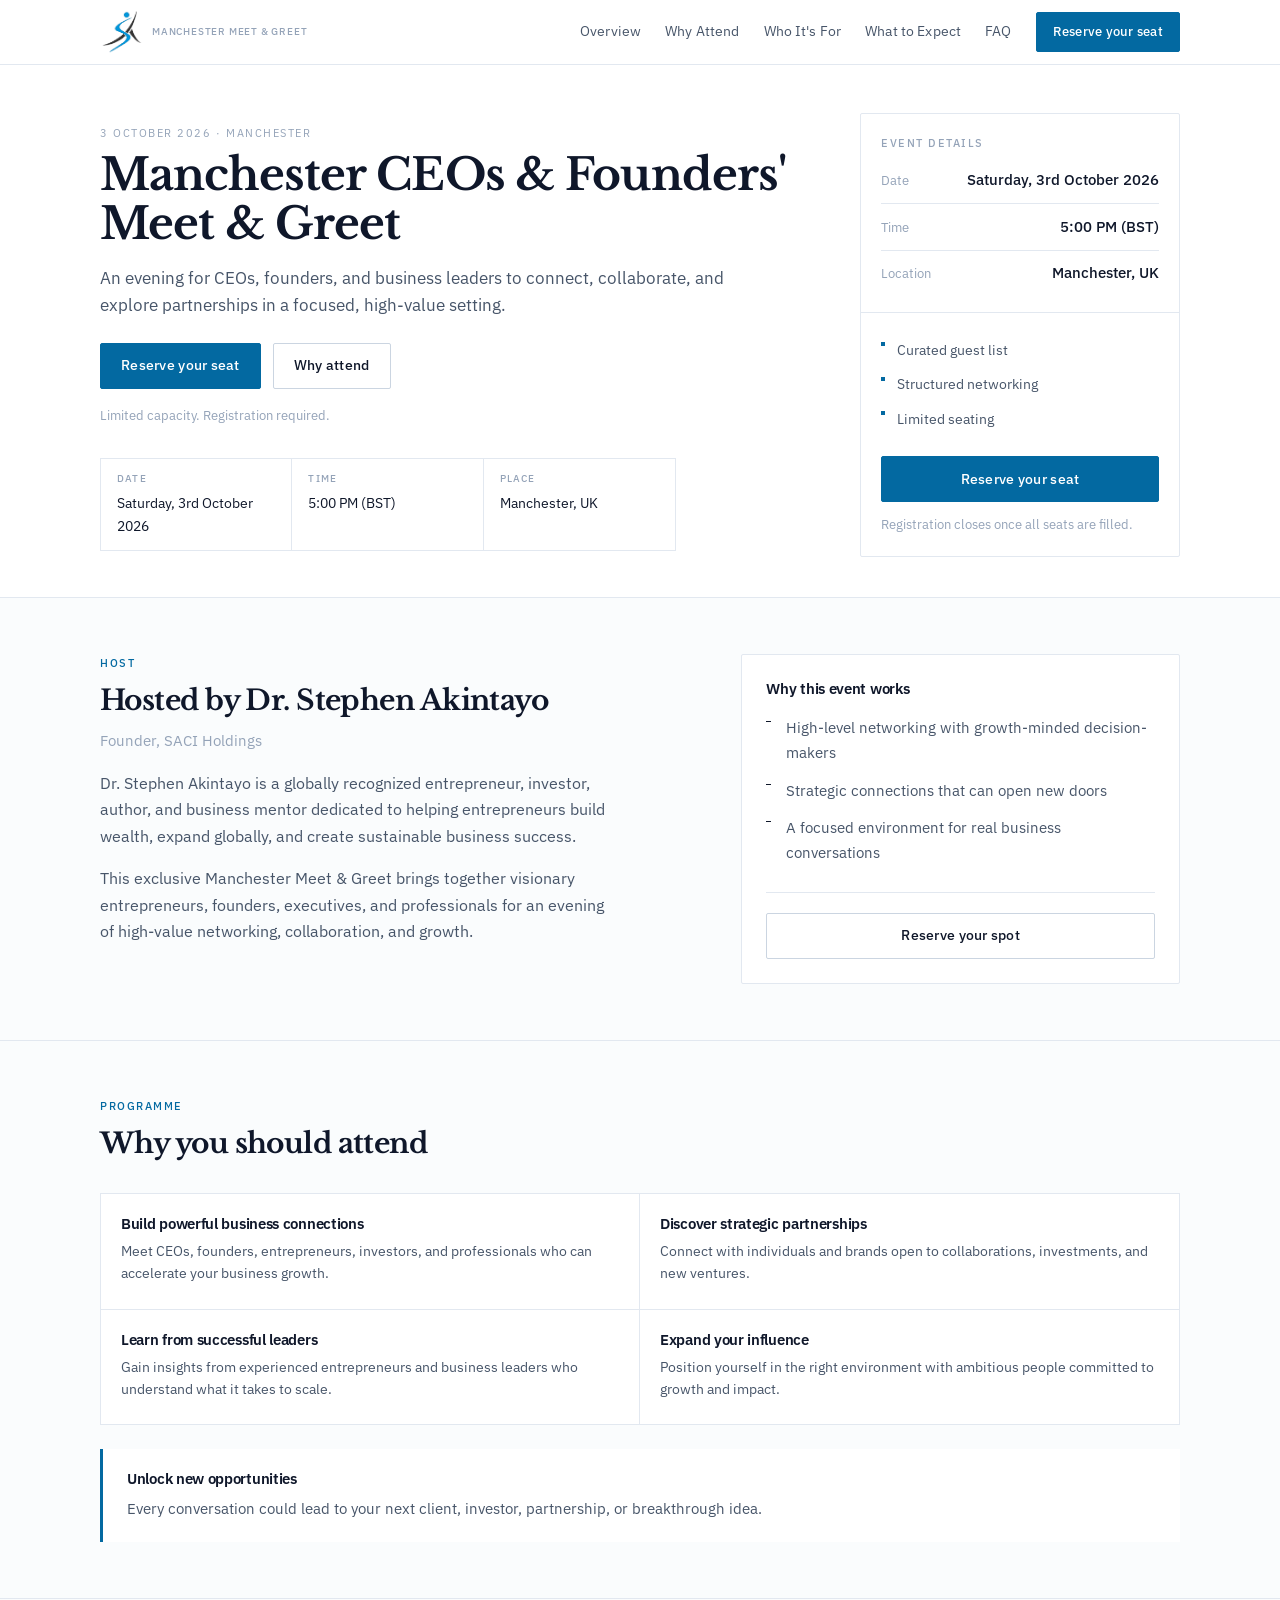
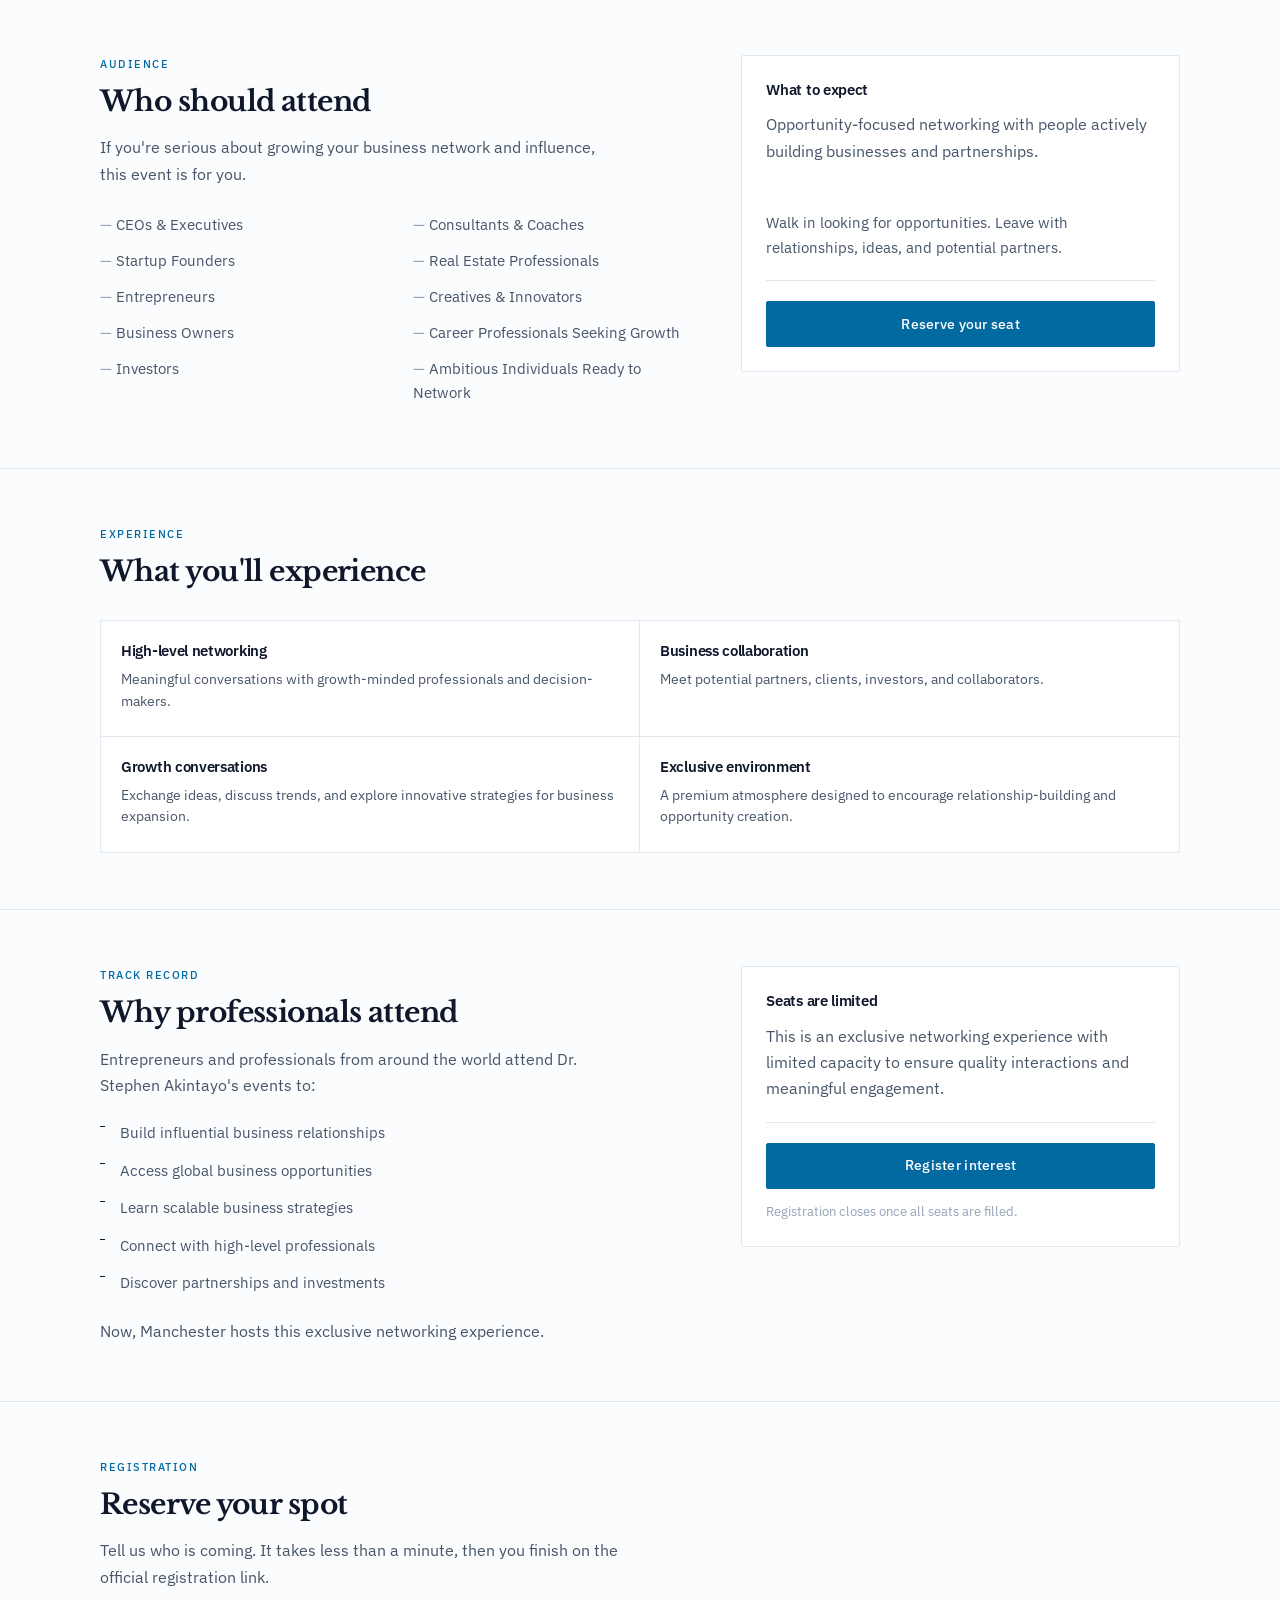
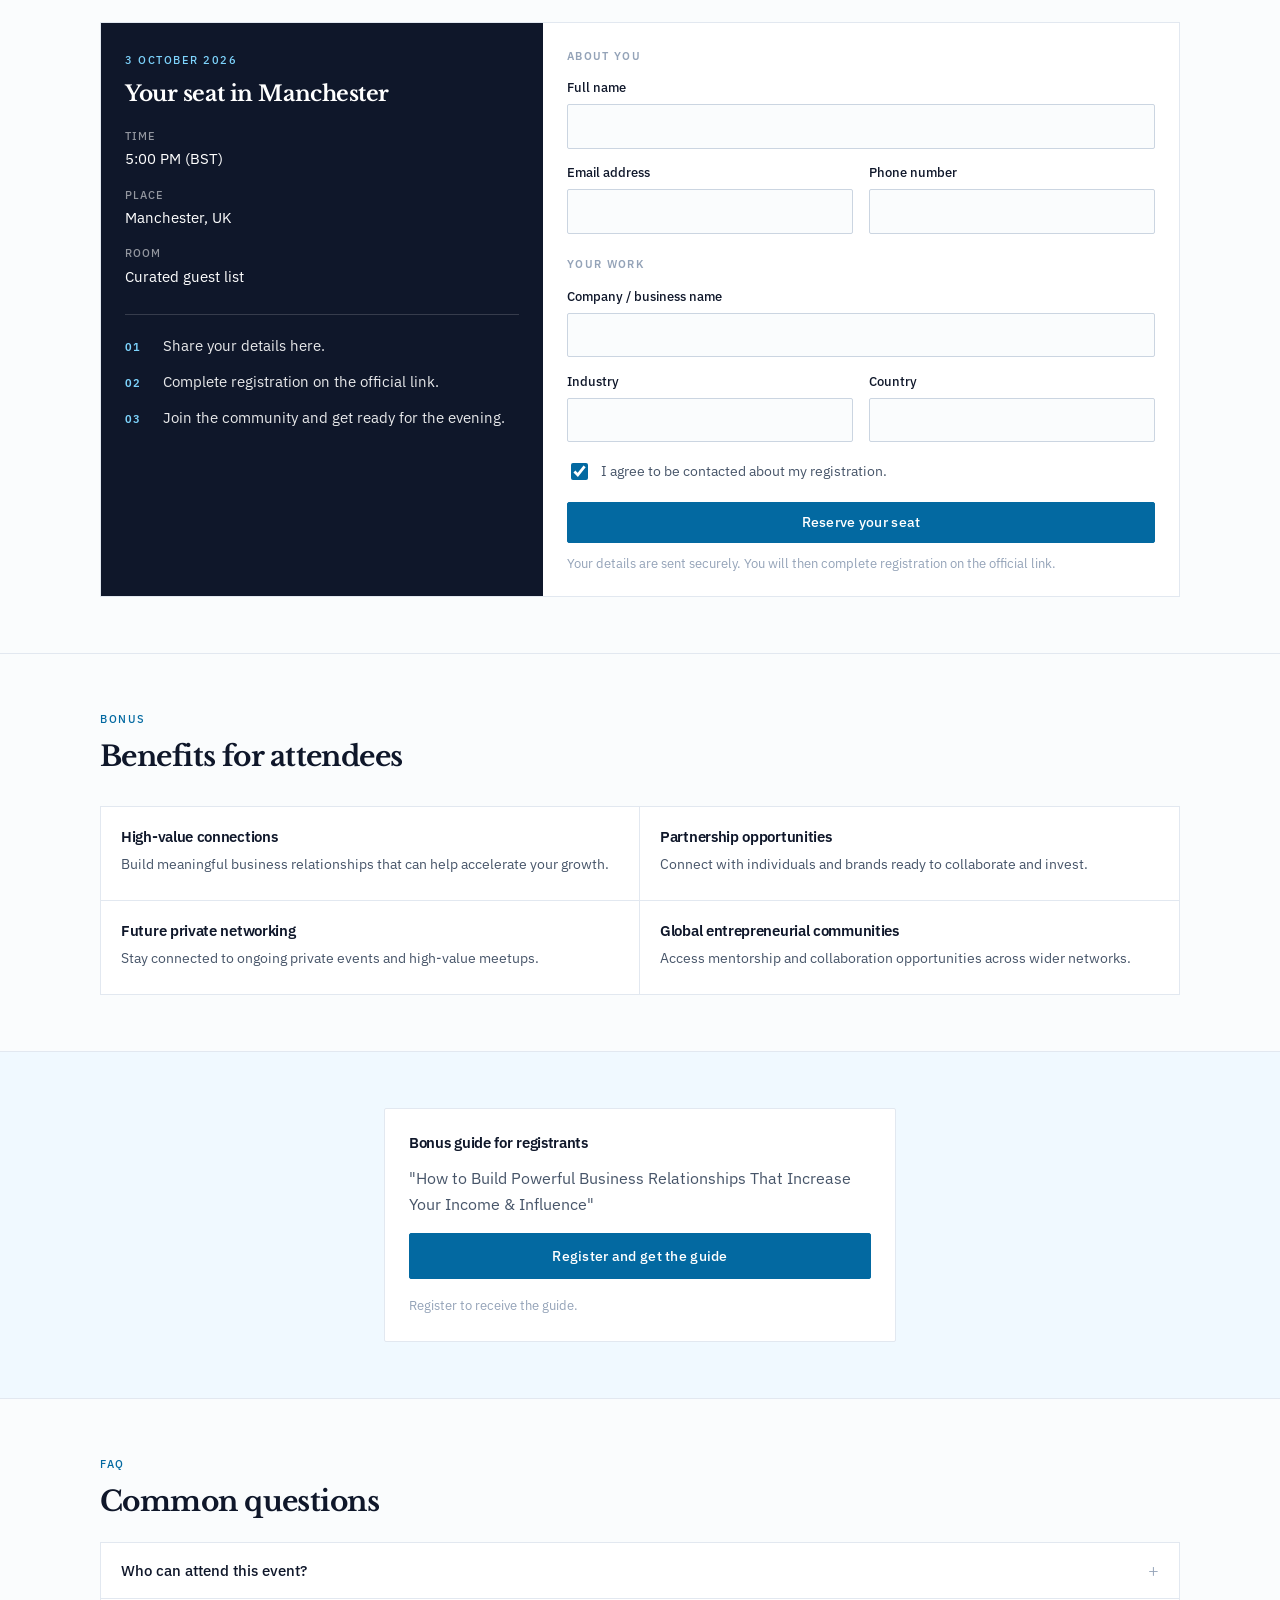
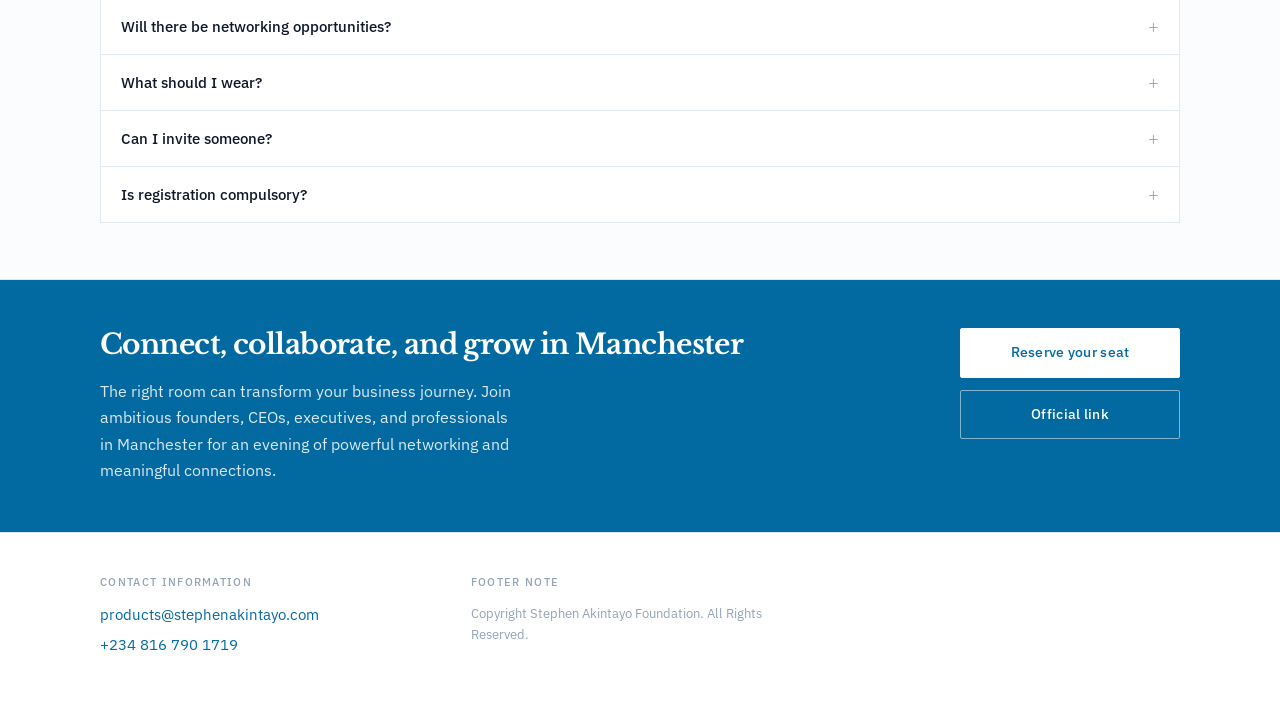
<file: index.html>
<!doctype html>
<html lang="en">
  <head>
    <meta charset="utf-8" />
    <meta name="viewport" content="width=device-width, initial-scale=1, viewport-fit=cover" />
    <title>Manchester CEOs & Founders' Meet & Greet</title>
    <meta
      name="description"
      content="Join Dr. Stephen Akintayo's exclusive Manchester networking evening for CEOs, founders, executives, investors, and growth-minded professionals."
    />
    <link rel="preconnect" href="https://fonts.googleapis.com" />
    <link rel="preconnect" href="https://fonts.gstatic.com" crossorigin />
    <link
      href="https://fonts.googleapis.com/css2?family=IBM+Plex+Sans:wght@400;500;600&family=Libre+Baskerville:wght@400;700&display=swap"
      rel="stylesheet"
    />
    <link rel="icon" type="image/png" href="icon.png?v=2" />
    <link rel="stylesheet" href="style.css" />
  </head>
  <body>
    <a class="skip-link" href="#main">Skip to content</a>

    <header class="site-header" data-header>
      <div class="container header-inner">
        <a class="brand" href="#overview" aria-label="Stephen Akintayo Foundation — Manchester Meet and Greet">
          <img
            class="brand-logo"
            src="icon.png?v=2"
            alt="Stephen Akintayo Consulting"
            width="64"
            height="64"
            decoding="async"
          />
          <span class="brand-subtitle">Manchester Meet &amp; Greet</span>
        </a>

        <button class="nav-toggle" type="button" aria-label="Open navigation" aria-expanded="false" aria-controls="site-nav" data-nav-toggle>
          <span class="nav-toggle-line"></span>
          <span class="nav-toggle-line"></span>
          <span class="nav-toggle-line"></span>
        </button>

        <nav id="site-nav" class="site-nav" aria-label="Primary navigation" data-nav-menu>
          <div class="site-nav-inner">
            <a class="nav-link" href="#overview">Overview</a>
            <a class="nav-link" href="#why-attend">Why Attend</a>
            <a class="nav-link" href="#who-for">Who It's For</a>
            <a class="nav-link" href="#expect">What to Expect</a>
            <a class="nav-link" href="#faq">FAQ</a>
            <a class="btn btn-primary btn-sm" href="#registration" data-primary-nav-cta>
              Reserve your seat
            </a>
          </div>
        </nav>
      </div>
    </header>

    <main id="main">
      <section id="overview" class="hero">
        <div class="container hero-grid">
          <div class="hero-copy">
            <p class="eyebrow">3 October 2026 &middot; Manchester</p>
            <h1>Manchester CEOs &amp; Founders' Meet &amp; Greet</h1>
            <p class="lead">
              An evening for CEOs, founders, and business leaders to connect, collaborate, and explore
              partnerships in a focused, high-value setting.
            </p>

            <div class="hero-ctas">
              <a class="btn btn-primary" href="#registration" data-hero-cta>
                Reserve your seat
              </a>
              <a class="btn btn-secondary" href="#why-attend">
                Why attend
              </a>
            </div>

            <p class="fineprint">
              Limited capacity. Registration required.
            </p>

            <ul class="hero-meta" aria-label="Event summary">
              <li><strong>Date</strong> Saturday, 3rd October 2026</li>
              <li><strong>Time</strong> 5:00 PM (BST)</li>
              <li><strong>Place</strong> Manchester, UK</li>
            </ul>
          </div>

          <aside class="hero-card" aria-label="Event details">
            <div class="hero-card-top">
              <div class="hero-card-title">Event Details</div>
              <div class="event-meta">
                <div class="event-row">
                  <span class="event-label">Date</span>
                  <span class="event-value">Saturday, 3rd October 2026</span>
                </div>
                <div class="event-row">
                  <span class="event-label">Time</span>
                  <span class="event-value">5:00 PM (BST)</span>
                </div>
                <div class="event-row">
                  <span class="event-label">Location</span>
                  <span class="event-value">Manchester, UK</span>
                </div>
              </div>
            </div>

            <div class="hero-card-bottom">
              <ul class="trust-badges" aria-label="Event format">
                <li>Curated guest list</li>
                <li>Structured networking</li>
                <li>Limited seating</li>
              </ul>

              <a class="btn btn-primary btn-full" href="#registration" data-hero-card-cta>
                Reserve your seat
              </a>
              <div class="hero-card-note">
                Registration closes once all seats are filled.
              </div>
            </div>
          </aside>
        </div>
      </section>

      <section class="section" aria-labelledby="host-title">
        <div class="container two-col">
          <div>
            <span class="section-label">Host</span>
            <h2 id="host-title">Hosted by Dr. Stephen Akintayo</h2>
            <p class="subtle">
              Founder, SACI Holdings
            </p>
            <p class="prose">
              Dr. Stephen Akintayo is a globally recognized entrepreneur, investor, author, and business
              mentor dedicated to helping entrepreneurs build wealth, expand globally, and create
              sustainable business success.
            </p>
            <p class="prose">
              This exclusive Manchester Meet &amp; Greet brings together visionary entrepreneurs, founders,
              executives, and professionals for an evening of high-value networking, collaboration,
              and growth.
            </p>
          </div>
          <div class="card accent-card">
            <h3 class="card-title">Why this event works</h3>
            <ul class="checklist">
              <li>High-level networking with growth-minded decision-makers</li>
              <li>Strategic connections that can open new doors</li>
              <li>A focused environment for real business conversations</li>
            </ul>
            <div class="divider"></div>
            <a class="btn btn-secondary btn-full" href="#registration">Reserve your spot</a>
          </div>
        </div>
      </section>

      <section id="why-attend" class="section" aria-labelledby="why-attend-title">
        <div class="container">
          <span class="section-label">Programme</span>
          <h2 id="why-attend-title">Why you should attend</h2>
          <div class="feature-grid feature-grid--4" role="list" aria-label="Event benefits">
            <div class="benefit-card" role="listitem">
              <h3>Build powerful business connections</h3>
              <p>Meet CEOs, founders, entrepreneurs, investors, and professionals who can accelerate your business growth.</p>
            </div>
            <div class="benefit-card" role="listitem">
              <h3>Discover strategic partnerships</h3>
              <p>Connect with individuals and brands open to collaborations, investments, and new ventures.</p>
            </div>
            <div class="benefit-card" role="listitem">
              <h3>Learn from successful leaders</h3>
              <p>Gain insights from experienced entrepreneurs and business leaders who understand what it takes to scale.</p>
            </div>
            <div class="benefit-card" role="listitem">
              <h3>Expand your influence</h3>
              <p>Position yourself in the right environment with ambitious people committed to growth and impact.</p>
            </div>
          </div>

          <div class="note-card">
            <h3>Unlock new opportunities</h3>
            <p>
              Every conversation could lead to your next client, investor, partnership, or breakthrough idea.
            </p>
          </div>
        </div>
      </section>

      <section id="who-for" class="section" aria-labelledby="who-for-title">
        <div class="container two-col">
          <div>
            <span class="section-label">Audience</span>
            <h2 id="who-for-title">Who should attend</h2>
            <p class="prose">
              If you're serious about growing your business network and influence, this event is for you.
            </p>
            <ul class="tag-list" aria-label="Who should attend">
              <li>CEOs &amp; Executives</li>
              <li>Startup Founders</li>
              <li>Entrepreneurs</li>
              <li>Business Owners</li>
              <li>Investors</li>
              <li>Consultants &amp; Coaches</li>
              <li>Real Estate Professionals</li>
              <li>Creatives &amp; Innovators</li>
              <li>Career Professionals Seeking Growth</li>
              <li>Ambitious Individuals Ready to Network</li>
            </ul>
          </div>
          <div class="card">
            <h3 class="card-title">What to expect</h3>
            <p class="prose">
              Opportunity-focused networking with people actively building businesses and partnerships.
            </p>
            <div class="callout">
              <p class="callout-text">
                Walk in looking for opportunities. Leave with relationships, ideas, and potential partners.
              </p>
            </div>
            <div class="divider"></div>
            <a class="btn btn-primary btn-full" href="#registration">Reserve your seat</a>
          </div>
        </div>
      </section>

      <section id="expect" class="section" aria-labelledby="expect-title">
        <div class="container">
          <span class="section-label">Experience</span>
          <h2 id="expect-title">What you'll experience</h2>
          <div class="feature-grid feature-grid--4" role="list" aria-label="Event experiences">
            <div class="benefit-card" role="listitem">
              <h3>High-level networking</h3>
              <p>Meaningful conversations with growth-minded professionals and decision-makers.</p>
            </div>
            <div class="benefit-card" role="listitem">
              <h3>Business collaboration</h3>
              <p>Meet potential partners, clients, investors, and collaborators.</p>
            </div>
            <div class="benefit-card" role="listitem">
              <h3>Growth conversations</h3>
              <p>Exchange ideas, discuss trends, and explore innovative strategies for business expansion.</p>
            </div>
            <div class="benefit-card" role="listitem">
              <h3>Exclusive environment</h3>
              <p>A premium atmosphere designed to encourage relationship-building and opportunity creation.</p>
            </div>
          </div>
        </div>
      </section>

      <section class="section" aria-labelledby="social-proof-title">
        <div class="container two-col">
          <div>
            <span class="section-label">Track record</span>
            <h2 id="social-proof-title">Why professionals attend</h2>
            <p class="prose">
              Entrepreneurs and professionals from around the world attend Dr. Stephen Akintayo's events to:
            </p>
            <ul class="checklist large">
              <li>Build influential business relationships</li>
              <li>Access global business opportunities</li>
              <li>Learn scalable business strategies</li>
              <li>Connect with high-level professionals</li>
              <li>Discover partnerships and investments</li>
            </ul>
            <p class="prose">
              Now, Manchester hosts this exclusive networking experience.
            </p>
          </div>
          <div class="card accent-card">
            <h3 class="card-title">Seats are limited</h3>
            <p class="prose">
              This is an exclusive networking experience with limited capacity to ensure quality interactions and meaningful engagement.
            </p>
            <div class="divider"></div>
            <a class="btn btn-primary btn-full" href="#registration">Register interest</a>
            <div class="hero-card-note">
              Registration closes once all seats are filled.
            </div>
          </div>
        </div>
      </section>

      <section id="registration" class="section registration" aria-labelledby="registration-title">
        <div class="container">
          <div class="section-heading">
            <span class="section-label">Registration</span>
            <h2 id="registration-title">Reserve your spot</h2>
            <p class="prose">
              Tell us who is coming. It takes less than a minute, then you finish on the official registration link.
            </p>
          </div>

          <div class="registration-panel">
            <aside class="registration-aside" aria-label="What happens next">
              <p class="registration-kicker">3 October 2026</p>
              <h3>Your seat in Manchester</h3>
              <dl class="registration-facts">
                <div>
                  <dt>Time</dt>
                  <dd>5:00 PM (BST)</dd>
                </div>
                <div>
                  <dt>Place</dt>
                  <dd>Manchester, UK</dd>
                </div>
                <div>
                  <dt>Room</dt>
                  <dd>Curated guest list</dd>
                </div>
              </dl>
              <ol class="registration-steps">
                <li>
                  <span>01</span>
                  Share your details here.
                </li>
                <li>
                  <span>02</span>
                  Complete registration on the official link.
                </li>
                <li>
                  <span>03</span>
                  Join the community and get ready for the evening.
                </li>
              </ol>
            </aside>

            <div class="registration-form-wrap">
              <form
                id="registrationForm"
                action="https://collector.stephenakintayofoundation.org/v1/forms/5eISGb6x2FBE1fib/submit"
                method="POST"
                novalidate
              >
                <input type="hidden" name="subject" value="Manchester Meet &amp; Greet - Registration" />
                <input type="hidden" name="event" value="Manchester CEOs &amp; Founders' Meet &amp; Greet" />
                <div class="form-honeypot">
                  <input type="text" name="website" tabindex="-1" autocomplete="off" aria-hidden="true" />
                </div>

                <div id="formStatus" class="form-status" role="alert" aria-live="polite" hidden></div>

                <div class="field-group">
                  <p class="field-group-label">About you</p>
                  <div class="field-grid">
                    <div class="field field--full">
                      <label for="fullName">Full name</label>
                      <input id="fullName" name="fullName" type="text" autocomplete="name" required minlength="2" />
                      <div class="field-error" data-error-for="fullName" aria-live="polite"></div>
                    </div>
                    <div class="field">
                      <label for="email">Email address</label>
                      <input id="email" name="email" type="email" autocomplete="email" required inputmode="email" />
                      <div class="field-error" data-error-for="email" aria-live="polite"></div>
                    </div>
                    <div class="field">
                      <label for="phone">Phone number</label>
                      <input id="phone" name="phone" type="tel" autocomplete="tel" required inputmode="tel" />
                      <div class="field-error" data-error-for="phone" aria-live="polite"></div>
                    </div>
                  </div>
                </div>

                <div class="field-group">
                  <p class="field-group-label">Your work</p>
                  <div class="field-grid">
                    <div class="field field--full">
                      <label for="company">Company / business name</label>
                      <input id="company" name="company" type="text" autocomplete="organization" required />
                      <div class="field-error" data-error-for="company" aria-live="polite"></div>
                    </div>
                    <div class="field">
                      <label for="industry">Industry</label>
                      <input id="industry" name="industry" type="text" required />
                      <div class="field-error" data-error-for="industry" aria-live="polite"></div>
                    </div>
                    <div class="field">
                      <label for="country">Country</label>
                      <input id="country" name="country" type="text" autocomplete="country-name" required />
                      <div class="field-error" data-error-for="country" aria-live="polite"></div>
                    </div>
                  </div>
                </div>

                <div class="consent">
                  <input id="consent" name="consent" type="checkbox" value="yes" checked />
                  <label for="consent">I agree to be contacted about my registration.</label>
                </div>
                <div class="field-error" data-error-for="consent" aria-live="polite"></div>

                <div class="form-actions">
                  <button class="btn btn-primary btn-full" type="submit" data-submit-btn>
                    Reserve your seat
                  </button>
                  <p class="form-footnote">
                    Your details are sent securely. You will then complete registration on the official link.
                  </p>
                </div>
              </form>
              <script src="https://collector.stephenakintayofoundation.org/v1/forms/5eISGb6x2FBE1fib/embed.js" defer></script>
            </div>
          </div>
        </div>
      </section>

      <section class="section" aria-labelledby="bonus-title">
        <div class="container">
          <span class="section-label">Bonus</span>
          <h2 id="bonus-title">Benefits for attendees</h2>
          <div class="feature-grid feature-grid--4" role="list" aria-label="Attendee benefits">
            <div class="benefit-card" role="listitem">
              <h3>High-value connections</h3>
              <p>Build meaningful business relationships that can help accelerate your growth.</p>
            </div>
            <div class="benefit-card" role="listitem">
              <h3>Partnership opportunities</h3>
              <p>Connect with individuals and brands ready to collaborate and invest.</p>
            </div>
            <div class="benefit-card" role="listitem">
              <h3>Future private networking</h3>
              <p>Stay connected to ongoing private events and high-value meetups.</p>
            </div>
            <div class="benefit-card" role="listitem">
              <h3>Global entrepreneurial communities</h3>
              <p>Access mentorship and collaboration opportunities across wider networks.</p>
            </div>
          </div>
        </div>
      </section>

      <section class="section alt-section" aria-labelledby="guide-title">
        <div class="container">
          <div class="card lead-magnet">
            <h3 class="card-title" id="guide-title">Bonus guide for registrants</h3>
            <p class="prose">
              "How to Build Powerful Business Relationships That Increase Your Income &amp; Influence"
            </p>
            <a class="btn btn-primary btn-full" href="#registration">
              Register and get the guide
            </a>
            <div class="fineprint">
              Register to receive the guide.
            </div>
          </div>
        </div>
      </section>

      <section id="faq" class="section" aria-labelledby="faq-title">
        <div class="container">
          <span class="section-label">FAQ</span>
          <h2 id="faq-title">Common questions</h2>
          <div class="faq" data-accordion>
            <div class="faq-item">
              <button
                class="faq-button"
                type="button"
                aria-expanded="false"
                aria-controls="faq1"
                data-accordion-button
              >
                Who can attend this event?
              </button>
              <div class="faq-panel" id="faq1" hidden>
                <p class="prose">
                  The event is open to entrepreneurs, founders, executives, professionals, and growth-minded individuals.
                </p>
              </div>
            </div>

            <div class="faq-item">
              <button
                class="faq-button"
                type="button"
                aria-expanded="false"
                aria-controls="faq2"
                data-accordion-button
              >
                Will there be networking opportunities?
              </button>
              <div class="faq-panel" id="faq2" hidden>
                <p class="prose">
                  Absolutely. Networking and collaboration are core parts of the event experience.
                </p>
              </div>
            </div>

            <div class="faq-item">
              <button
                class="faq-button"
                type="button"
                aria-expanded="false"
                aria-controls="faq3"
                data-accordion-button
              >
                What should I wear?
              </button>
              <div class="faq-panel" id="faq3" hidden>
                <p class="prose">
                  Business or smart casual attire is recommended.
                </p>
              </div>
            </div>

            <div class="faq-item">
              <button
                class="faq-button"
                type="button"
                aria-expanded="false"
                aria-controls="faq4"
                data-accordion-button
              >
                Can I invite someone?
              </button>
              <div class="faq-panel" id="faq4" hidden>
                <p class="prose">
                  Yes, but each attendee must complete a separate registration.
                </p>
              </div>
            </div>

            <div class="faq-item">
              <button
                class="faq-button"
                type="button"
                aria-expanded="false"
                aria-controls="faq5"
                data-accordion-button
              >
                Is registration compulsory?
              </button>
              <div class="faq-panel" id="faq5" hidden>
                <p class="prose">
                  Yes. Registration is required to secure your seat.
                </p>
              </div>
            </div>
          </div>
        </div>
      </section>

      <section class="section final-cta" aria-labelledby="final-cta-title">
        <div class="container final-cta-inner">
          <div class="final-cta-copy">
            <h2 id="final-cta-title">Connect, collaborate, and grow in Manchester</h2>
            <p class="prose">
              The right room can transform your business journey.
              Join ambitious founders, CEOs, executives, and professionals in Manchester for an evening of powerful networking and meaningful connections.
            </p>
          </div>
          <div class="final-cta-actions">
            <a class="btn btn-primary btn-lg" href="#registration">Reserve your seat</a>
            <a class="btn btn-secondary btn-lg" href="https://www.stephenakintayo.com/manchester">
              Official link
            </a>
          </div>
        </div>
      </section>
    </main>

    <footer class="site-footer">
      <div class="container footer-grid">
        <div>
          <div class="footer-title">Contact Information</div>
          <div class="footer-line">
            <a class="footer-link" href="mailto:products@stephenakintayo.com">products@stephenakintayo.com</a>
          </div>
          <div class="footer-line">
            <a class="footer-link" href="tel:+2348167901719">+234 816 790 1719</a>
          </div>
        </div>
        <div>
          <div class="footer-title">Footer Note</div>
          <div class="footer-note">Copyright Stephen Akintayo Foundation. All Rights Reserved.</div>
        </div>
      </div>
    </footer>

    <script src="script.js"></script>
  </body>
</html>
</file>
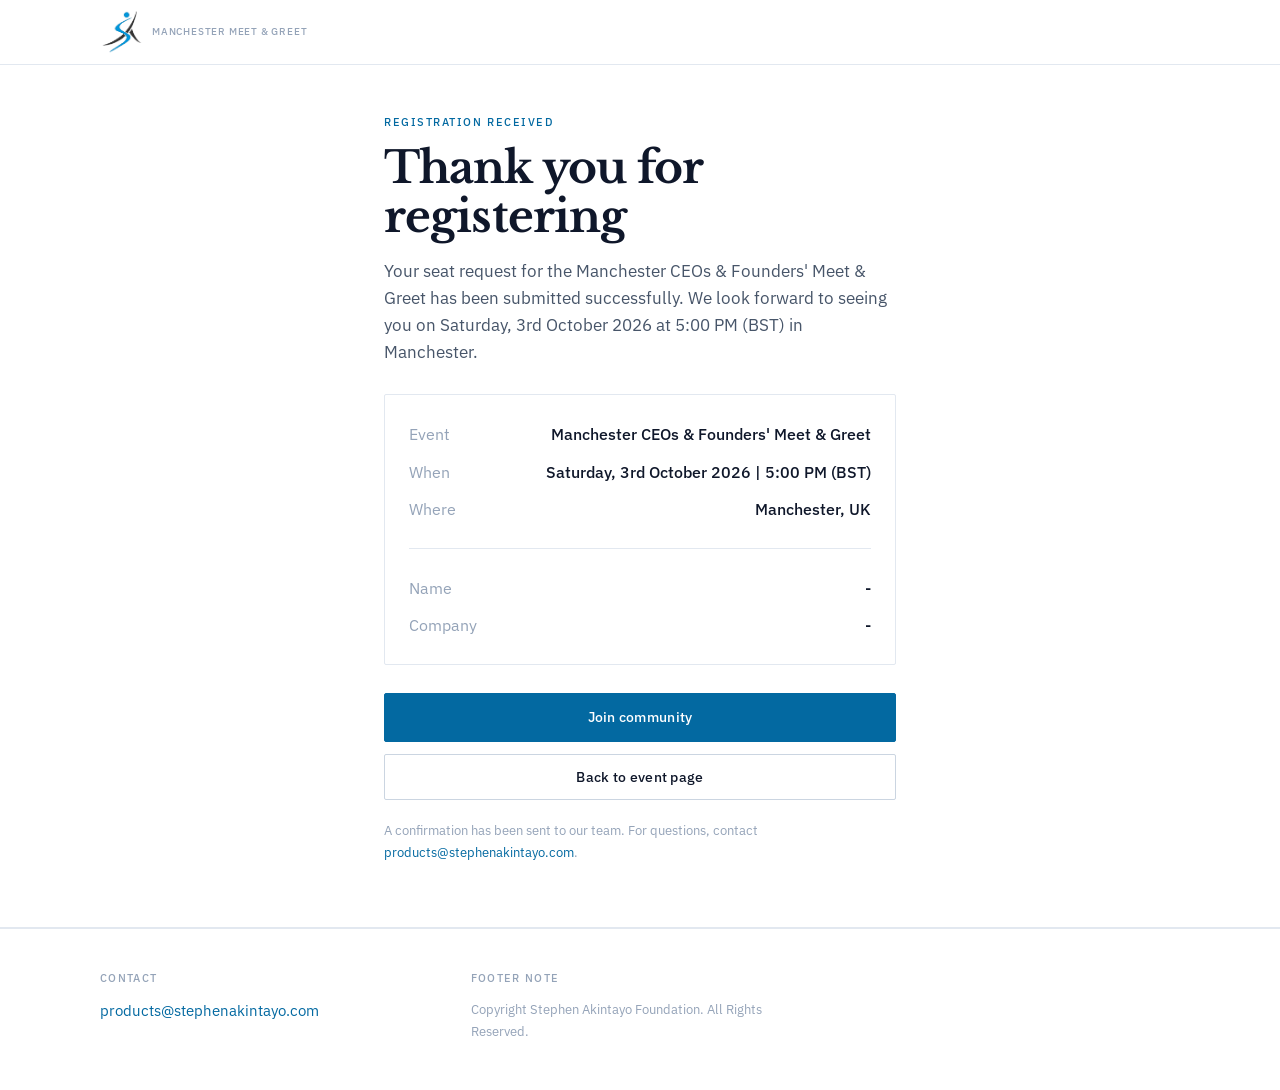
<file: thank-you.html>
<!doctype html>
<html lang="en">
  <head>
    <meta charset="utf-8" />
    <meta name="viewport" content="width=device-width, initial-scale=1, viewport-fit=cover" />
    <title>Thank You | Manchester Meet &amp; Greet</title>
    <meta name="robots" content="noindex" />
    <link rel="preconnect" href="https://fonts.googleapis.com" />
    <link rel="preconnect" href="https://fonts.gstatic.com" crossorigin />
    <link
      href="https://fonts.googleapis.com/css2?family=IBM+Plex+Sans:wght@400;500;600&family=Libre+Baskerville:wght@400;700&display=swap"
      rel="stylesheet"
    />
    <link rel="icon" type="image/png" href="icon.png?v=2" />
    <link rel="stylesheet" href="style.css" />
  </head>
  <body>
    <a class="skip-link" href="#main">Skip to content</a>

    <header class="site-header">
      <div class="container header-inner">
        <a class="brand" href="index.html" aria-label="Stephen Akintayo Foundation — Manchester Meet and Greet">
          <img
            class="brand-logo"
            src="icon.png?v=2"
            alt="Stephen Akintayo Consulting"
            width="64"
            height="64"
            decoding="async"
          />
          <span class="brand-subtitle">Manchester Meet &amp; Greet</span>
        </a>
      </div>
    </header>

    <main id="main" class="thank-you-page">
      <div class="container thank-you-inner">
        <span class="section-label">Registration received</span>
        <h1 id="thankYouGreeting">Thank you for registering</h1>
        <p class="lead thank-you-lead">
          Your seat request for the Manchester CEOs &amp; Founders' Meet &amp; Greet has been submitted successfully.
          We look forward to seeing you on Saturday, 3rd October 2026 at 5:00 PM (BST) in Manchester.
        </p>

        <div class="card thank-you-card" aria-label="Registration summary">
          <div class="summary-row">
            <span class="summary-label">Event</span>
            <span class="summary-value">Manchester CEOs &amp; Founders' Meet &amp; Greet</span>
          </div>
          <div class="summary-row">
            <span class="summary-label">When</span>
            <span class="summary-value">Saturday, 3rd October 2026 | 5:00 PM (BST)</span>
          </div>
          <div class="summary-row">
            <span class="summary-label">Where</span>
            <span class="summary-value">Manchester, UK</span>
          </div>
          <div class="divider"></div>
          <div class="summary-row" id="thankYouNameRow" hidden>
            <span class="summary-label">Name</span>
            <span class="summary-value" id="thankYouName">-</span>
          </div>
          <div class="summary-row" id="thankYouCompanyRow" hidden>
            <span class="summary-label">Company</span>
            <span class="summary-value" id="thankYouCompany">-</span>
          </div>
        </div>

        <div class="thank-you-actions">
          <a class="btn btn-primary btn-lg btn-full" id="joinCommunityBtn" href="https://chat.whatsapp.com/GkCFBTkAW8H683lJYbLcK0" target="_blank" rel="noopener noreferrer">
            Join community
          </a>
          <a class="btn btn-secondary btn-full" href="index.html">
            Back to event page
          </a>
        </div>

        <p class="fineprint thank-you-note">
          A confirmation has been sent to our team. For questions, contact
          <a class="footer-link" href="mailto:products@stephenakintayo.com">products@stephenakintayo.com</a>.
        </p>
      </div>
    </main>

    <footer class="site-footer">
      <div class="container footer-grid">
        <div>
          <div class="footer-title">Contact</div>
          <div class="footer-line">
            <a class="footer-link" href="mailto:products@stephenakintayo.com">products@stephenakintayo.com</a>
          </div>
        </div>
        <div>
          <div class="footer-title">Footer Note</div>
          <div class="footer-note">Copyright Stephen Akintayo Foundation. All Rights Reserved.</div>
        </div>
      </div>
    </footer>

    <script src="thank-you.js"></script>
  </body>
</html>
</file>
<file: style.css>
/* Manchester Meet & Greet — editorial / dry */

:root {
  --white: #ffffff;
  --bg: #fafcfd;
  --ink: #0f172a;
  --ink-muted: #475569;
  --ink-faint: #94a3b8;
  --line: #e2e8f0;
  --line-strong: #cbd5e1;
  --accent: #0369a1;
  --accent-hover: #075985;
  --accent-soft: #f0f9ff;
  --danger: #b91c1c;

  --font-sans: "IBM Plex Sans", system-ui, sans-serif;
  --font-serif: "Libre Baskerville", Georgia, serif;

  --container: 1080px;
  --header-h: 64px;
  --gutter: 1.25rem;
  --radius: 2px;
}

*,
*::before,
*::after {
  box-sizing: border-box;
}

html {
  scroll-behavior: smooth;
  overflow-x: clip;
}

body {
  margin: 0;
  font-family: var(--font-sans);
  font-size: 1rem;
  font-weight: 400;
  line-height: 1.65;
  color: var(--ink);
  background: var(--bg);
  -webkit-font-smoothing: antialiased;
  overflow-x: clip;
}

body.nav-open {
  overflow: hidden;
}

img {
  max-width: 100%;
  display: block;
}

code {
  font-family: ui-monospace, monospace;
  font-size: 0.9em;
  color: var(--accent);
}

.container {
  width: min(var(--container), calc(100% - var(--gutter) * 2));
  margin-inline: auto;
}

.skip-link {
  position: absolute;
  left: 1rem;
  top: 0.75rem;
  padding: 0.5rem 0.75rem;
  background: var(--white);
  border: 1px solid var(--line-strong);
  color: var(--ink);
  text-decoration: none;
  transform: translateY(-200%);
  z-index: 9999;
}

.skip-link:focus {
  transform: translateY(0);
}

/* Header */
.site-header {
  position: sticky;
  top: 0;
  z-index: 100;
  background: var(--white);
  border-bottom: 1px solid var(--line);
}

.site-header:has(.site-nav[data-open="true"]) {
  border-bottom-color: transparent;
}

.header-inner {
  position: relative;
  display: grid;
  grid-template-columns: minmax(0, 1fr) auto;
  align-items: center;
  column-gap: 0.75rem;
  min-height: var(--header-h);
  padding-block: 0.375rem;
}

.brand {
  display: inline-flex;
  align-items: center;
  gap: 0.5rem;
  text-decoration: none;
  color: inherit;
  min-width: 0;
  grid-column: 1;
  grid-row: 1;
}

.brand-logo {
  display: block;
  height: 2.5rem;
  width: 2.5rem;
  max-width: none;
  object-fit: contain;
  flex-shrink: 0;
}

.brand-title {
  font-family: var(--font-serif);
  font-size: 0.875rem;
  font-weight: 700;
  letter-spacing: -0.02em;
  line-height: 1.2;
}

.brand-subtitle {
  display: block;
  font-size: 0.625rem;
  font-weight: 500;
  line-height: 1.25;
  color: var(--ink-faint);
  text-transform: uppercase;
  letter-spacing: 0.08em;
  min-width: 0;
  overflow: hidden;
  text-overflow: ellipsis;
  white-space: nowrap;
}

.site-nav {
  display: none;
  align-items: center;
  margin-left: 0;
}

.site-nav-inner {
  display: flex;
  align-items: center;
  flex-wrap: nowrap;
  gap: 0.75rem 1.25rem;
  justify-content: flex-end;
}

/* Desktop header: single row, no cramming */
@media (min-width: 961px) {
  .header-inner {
    grid-template-columns: auto minmax(0, 1fr);
    padding-block: 0;
  }

  .brand-logo {
    height: 2.75rem;
    width: 2.75rem;
  }

  .brand-subtitle {
    display: block;
  }

  .nav-toggle {
    display: none !important;
  }

  .site-nav {
    display: flex;
    grid-column: 2;
    grid-row: 1;
    justify-self: end;
    min-width: 0;
  }

  .site-nav-inner {
    gap: 1rem 1.5rem;
  }

  .nav-link {
    white-space: nowrap;
  }

  .header-inner .btn-sm {
    flex-shrink: 0;
    white-space: nowrap;
  }
}

.nav-link {
  color: var(--ink-muted);
  text-decoration: none;
  font-size: 0.875rem;
  letter-spacing: 0.01em;
}

.nav-link:hover {
  color: var(--accent);
}

.nav-toggle {
  display: none;
  grid-column: 2;
  grid-row: 1;
  width: 2.75rem;
  height: 2.75rem;
  min-width: 2.75rem;
  padding: 0;
  border: 1px solid var(--line-strong);
  background: var(--white);
  cursor: pointer;
  flex-direction: column;
  align-items: center;
  justify-content: center;
  gap: 5px;
  flex-shrink: 0;
  z-index: 110;
  justify-self: end;
  -webkit-tap-highlight-color: transparent;
}

.nav-toggle-line {
  width: 1rem;
  height: 1px;
  background: var(--ink);
  display: block;
}

/* Buttons */
.btn {
  display: inline-flex;
  align-items: center;
  justify-content: center;
  padding: 0.65rem 1.25rem;
  font-family: var(--font-sans);
  font-size: 0.875rem;
  font-weight: 500;
  letter-spacing: 0.02em;
  text-decoration: none;
  border: 1px solid transparent;
  border-radius: var(--radius);
  cursor: pointer;
  transition: background 0.15s, border-color 0.15s, color 0.15s;
  white-space: nowrap;
}

.btn-full {
  width: 100%;
}

.btn-sm {
  padding: 0.5rem 1rem;
  font-size: 0.8125rem;
}

.btn-lg {
  padding: 0.75rem 1.5rem;
}

.btn-primary {
  color: var(--white);
  background: var(--accent);
  border-color: var(--accent);
}

.btn-primary:hover {
  background: var(--accent-hover);
  border-color: var(--accent-hover);
}

.btn-secondary {
  color: var(--ink);
  background: var(--white);
  border-color: var(--line-strong);
}

.btn-secondary:hover {
  border-color: var(--accent);
  color: var(--accent);
}

/* Type */
.section-label {
  display: block;
  font-size: 0.6875rem;
  font-weight: 500;
  text-transform: uppercase;
  letter-spacing: 0.14em;
  color: var(--accent);
  margin-bottom: 0.75rem;
}

h1,
h2,
h3,
.card-title {
  font-family: var(--font-serif);
  font-weight: 700;
  color: var(--ink);
  letter-spacing: -0.02em;
}

h1 {
  font-size: clamp(2rem, 4.5vw, 2.75rem);
  line-height: 1.12;
  margin: 0 0 1rem;
}

h2 {
  font-size: clamp(1.375rem, 2.5vw, 1.75rem);
  line-height: 1.2;
  margin: 0 0 1rem;
}

h3 {
  font-size: 1.0625rem;
  line-height: 1.3;
  margin: 0 0 0.5rem;
}

.lead {
  font-size: 1.0625rem;
  line-height: 1.6;
  color: var(--ink-muted);
  max-width: 42rem;
  margin: 0;
}

.prose {
  color: var(--ink-muted);
  margin: 0 0 1rem;
  max-width: 52ch;
}

.prose:last-child {
  margin-bottom: 0;
}

.subtle {
  font-size: 0.9375rem;
  color: var(--ink-faint);
  margin: -0.25rem 0 1rem;
}

.fineprint {
  font-size: 0.8125rem;
  color: var(--ink-faint);
  margin: 1rem 0 0;
}

/* Hero */
.hero {
  padding: 3rem 0 2.5rem;
  border-bottom: 1px solid var(--line);
  background: var(--white);
}

.hero-grid {
  display: grid;
  grid-template-columns: 1fr min(320px, 100%);
  gap: 3rem;
  align-items: start;
}

.eyebrow {
  font-size: 0.6875rem;
  text-transform: uppercase;
  letter-spacing: 0.14em;
  color: var(--ink-faint);
  margin-bottom: 0.5rem;
}

.hero-ctas {
  margin-top: 1.5rem;
  display: flex;
  flex-wrap: wrap;
  gap: 0.75rem;
}

.hero-meta {
  margin: 2rem 0 0;
  padding: 0;
  list-style: none;
  display: grid;
  grid-template-columns: repeat(3, 1fr);
  gap: 0;
  border: 1px solid var(--line);
  max-width: 36rem;
}

.hero-meta li {
  padding: 0.75rem 1rem;
  border-right: 1px solid var(--line);
  font-size: 0.875rem;
}

.hero-meta li:last-child {
  border-right: 0;
}

.hero-meta strong {
  display: block;
  font-size: 0.625rem;
  font-weight: 500;
  text-transform: uppercase;
  letter-spacing: 0.12em;
  color: var(--ink-faint);
  margin-bottom: 0.25rem;
}

/* Sidebar panel */
.hero-card,
.card,
.accent-card {
  border: 1px solid var(--line);
  background: var(--white);
  border-radius: var(--radius);
}

.hero-card {
  padding: 0;
}

.hero-card-top {
  padding: 1.25rem 1.25rem 0;
}

.hero-card-title {
  font-family: var(--font-sans);
  font-size: 0.6875rem;
  font-weight: 500;
  text-transform: uppercase;
  letter-spacing: 0.14em;
  color: var(--ink-faint);
  margin-bottom: 1rem;
}

.event-meta {
  margin: 0;
  padding: 0;
  list-style: none;
}

.event-row {
  display: flex;
  justify-content: space-between;
  align-items: baseline;
  flex-wrap: wrap;
  gap: 0.25rem 1rem;
  padding: 0.65rem 0;
  border-top: 1px solid var(--line);
  font-size: 0.9375rem;
}

.event-row:first-child {
  border-top: 0;
  padding-top: 0;
}

.event-label {
  color: var(--ink-faint);
  font-size: 0.8125rem;
}

.event-value {
  font-weight: 500;
  text-align: right;
}

.hero-card-bottom {
  padding: 1.25rem;
  border-top: 1px solid var(--line);
  margin-top: 1rem;
}

.trust-badges {
  margin: 0 0 1.25rem;
  padding: 0;
  list-style: none;
  font-size: 0.875rem;
  color: var(--ink-muted);
}

.trust-badges li {
  padding: 0.35rem 0;
  padding-left: 1rem;
  position: relative;
}

.trust-badges li::before {
  content: "";
  position: absolute;
  left: 0;
  top: 0.65em;
  width: 4px;
  height: 4px;
  background: var(--accent);
}

.trust-badge,
.trust-badge-icon {
  display: none;
}

.hero-card-note {
  margin-top: 0.75rem;
  font-size: 0.8125rem;
  color: var(--ink-faint);
}

/* Sections */
.section {
  padding: 3.5rem 0;
  border-bottom: 1px solid var(--line);
}

.alt-section {
  background: var(--accent-soft);
}

.two-col {
  display: grid;
  grid-template-columns: 1.15fr 0.85fr;
  gap: 3rem;
  align-items: start;
}

.section-heading {
  margin-bottom: 2rem;
  max-width: 40rem;
}

.divider {
  height: 1px;
  background: var(--line);
  margin: 1.25rem 0;
  border: 0;
}

/* Feature grid (replaces pill cards) */
.grid-4,
.feature-grid {
  display: grid;
  grid-template-columns: repeat(2, 1fr);
  gap: 0;
  margin-top: 2rem;
  border: 1px solid var(--line);
  background: var(--white);
}

.feature-grid--4 {
  grid-template-columns: repeat(2, 1fr);
}

.benefit-card {
  padding: 1.25rem 1.25rem 1.5rem;
  border: 0;
  border-right: 1px solid var(--line);
  border-bottom: 1px solid var(--line);
  border-radius: 0;
  box-shadow: none;
  background: transparent;
}

.feature-grid--4 .benefit-card:nth-child(2n) {
  border-right: 0;
}

.feature-grid--4 .benefit-card:nth-last-child(-n + 2) {
  border-bottom: 0;
}

.benefit-icon {
  display: none;
}

.benefit-card h3 {
  font-family: var(--font-sans);
  font-size: 0.9375rem;
  font-weight: 600;
  margin-bottom: 0.5rem;
}

.benefit-card p {
  margin: 0;
  font-size: 0.875rem;
  color: var(--ink-muted);
  line-height: 1.55;
}

.note-card {
  margin-top: 1.5rem;
  padding: 1.25rem 1.5rem;
  border-left: 3px solid var(--accent);
  background: var(--white);
  box-shadow: none;
}

.note-card h3 {
  font-family: var(--font-sans);
  font-size: 0.9375rem;
  font-weight: 600;
}

.note-card p {
  margin: 0;
  font-size: 0.9375rem;
  color: var(--ink-muted);
}

.card {
  padding: 1.5rem;
  box-shadow: none;
}

.accent-card {
  background: var(--white);
}

.card-title {
  font-family: var(--font-sans);
  font-size: 0.9375rem;
  font-weight: 600;
  margin-bottom: 0.75rem;
}

/* Lists */
.checklist {
  list-style: none;
  padding: 0;
  margin: 0 0 1rem;
}

.checklist li {
  padding: 0.4rem 0 0.4rem 1.25rem;
  position: relative;
  font-size: 0.9375rem;
  color: var(--ink-muted);
}

.checklist li::before {
  content: "";
  position: absolute;
  left: 0;
  top: 0.75em;
  width: 5px;
  height: 1px;
  background: var(--ink);
}

.check {
  display: none;
}

.tag-list {
  list-style: none;
  padding: 0;
  margin: 1.25rem 0 0;
  columns: 2;
  column-gap: 2rem;
}

.tag-list li {
  padding: 0.35rem 0;
  font-size: 0.9375rem;
  color: var(--ink-muted);
  break-inside: avoid;
}

.tag-list li::before {
  content: "— ";
  color: var(--ink-faint);
}

.callout {
  padding: 1rem 0 0;
  border: 0;
  background: none;
}

.callout-title {
  font-family: var(--font-serif);
  font-size: 1rem;
  font-weight: 700;
  margin-bottom: 0.35rem;
}

.callout-text {
  font-size: 0.9375rem;
  color: var(--ink-muted);
}

/* Registration */
.registration-panel {
  display: grid;
  grid-template-columns: minmax(16rem, 0.82fr) minmax(0, 1.18fr);
  border: 1px solid var(--line);
  background: var(--white);
}

.registration-aside {
  background: var(--ink);
  color: var(--white);
  padding: 1.75rem 1.5rem 1.5rem;
}

.registration-aside h3 {
  color: var(--white);
  font-size: 1.35rem;
  line-height: 1.25;
  margin: 0 0 1.25rem;
}

.registration-kicker {
  margin: 0 0 0.65rem;
  font-size: 0.6875rem;
  font-weight: 500;
  letter-spacing: 0.14em;
  text-transform: uppercase;
  color: #7dd3fc;
}

.registration-facts {
  margin: 0;
  display: grid;
  gap: 0.85rem;
}

.registration-facts div {
  display: grid;
  gap: 0.15rem;
}

.registration-facts dt {
  font-size: 0.6875rem;
  font-weight: 500;
  letter-spacing: 0.08em;
  text-transform: uppercase;
  color: rgba(255, 255, 255, 0.55);
}

.registration-facts dd {
  margin: 0;
  font-size: 0.9375rem;
}

.registration-steps {
  list-style: none;
  margin: 1.5rem 0 0;
  padding: 1.25rem 0 0;
  border-top: 1px solid rgba(255, 255, 255, 0.16);
  display: grid;
  gap: 0.9rem;
}

.registration-steps li {
  display: grid;
  grid-template-columns: 1.75rem 1fr;
  gap: 0.65rem;
  align-items: baseline;
  font-size: 0.9375rem;
  line-height: 1.45;
  color: rgba(255, 255, 255, 0.9);
}

.registration-steps span {
  font-size: 0.6875rem;
  font-weight: 600;
  letter-spacing: 0.06em;
  color: #7dd3fc;
}

.registration-form-wrap {
  padding: 1.5rem 1.5rem 1.35rem;
}

.field-group + .field-group {
  margin-top: 1.35rem;
}

.field-group-label {
  margin: 0 0 0.75rem;
  font-size: 0.6875rem;
  font-weight: 600;
  letter-spacing: 0.12em;
  text-transform: uppercase;
  color: var(--ink-faint);
}

.field-grid {
  display: grid;
  grid-template-columns: 1fr 1fr;
  gap: 0.85rem 1rem;
}

.field {
  display: grid;
  gap: 0.35rem;
  align-content: start;
}

.field--full {
  grid-column: 1 / -1;
}

label {
  font-size: 0.8125rem;
  font-weight: 500;
  color: var(--ink);
}

input[type="text"],
input[type="email"],
input[type="tel"] {
  width: 100%;
  min-height: 2.75rem;
  padding: 0.7rem 0.8rem;
  font-family: inherit;
  font-size: 1rem;
  border: 1px solid var(--line-strong);
  border-radius: var(--radius);
  background: var(--bg);
  color: var(--ink);
  outline: none;
}

input[type="text"]:focus,
input[type="email"]:focus,
input[type="tel"]:focus {
  border-color: var(--accent);
  background: var(--white);
  outline: 2px solid var(--accent);
  outline-offset: 1px;
}

input[aria-invalid="true"] {
  border-color: var(--danger);
  background: #fff;
}

input::placeholder {
  color: var(--ink-faint);
}

.field-error {
  font-size: 0.8125rem;
  line-height: 1.35;
  color: var(--danger);
}

.field-error:empty {
  display: none;
}

.consent {
  margin-top: 1.15rem;
  display: flex;
  gap: 0.65rem;
  align-items: flex-start;
  font-size: 0.875rem;
  color: var(--ink-muted);
}

.consent input {
  width: 1.05rem;
  height: 1.05rem;
  margin-top: 0.2rem;
  accent-color: var(--accent);
  flex-shrink: 0;
}

.consent label {
  font-size: 0.875rem;
  font-weight: 400;
  color: var(--ink-muted);
}

.form-actions {
  margin-top: 1.15rem;
  display: grid;
  gap: 0.65rem;
}

.form-footnote,
.hero-card-note {
  font-size: 0.8125rem;
  color: var(--ink-faint);
}

.form-footnote {
  margin: 0;
}

.form-honeypot {
  position: absolute;
  left: -9999px;
  width: 1px;
  height: 1px;
  overflow: hidden;
}

.form-status {
  margin-bottom: 1rem;
  padding: 0.75rem 1rem;
  font-size: 0.875rem;
  border: 1px solid var(--line-strong);
  background: var(--white);
}

.form-status[data-type="error"] {
  border-color: var(--danger);
  color: var(--danger);
  background: #fef2f2;
}

.form-status[data-type="success"] {
  border-color: var(--accent);
  color: var(--accent-hover);
  background: var(--accent-soft);
}

.btn:disabled {
  opacity: 0.65;
  cursor: not-allowed;
}

.steps,
.bullets {
  margin: 0;
  padding-left: 1.15rem;
  font-size: 0.9375rem;
  color: var(--ink-muted);
}

.steps li,
.bullets li {
  margin-bottom: 0.35rem;
}

.three-col {
  display: grid;
  grid-template-columns: repeat(3, 1fr);
  gap: 1.5rem;
}

.lead-magnet {
  max-width: 32rem;
  margin-inline: auto;
  padding: 1.5rem;
  height: auto;
}

/* FAQ */
.faq {
  margin-top: 1.5rem;
  border: 1px solid var(--line);
  background: var(--white);
}

.faq-item {
  border: 0;
  border-bottom: 1px solid var(--line);
  border-radius: 0;
  background: transparent;
  box-shadow: none;
}

.faq-item:last-child {
  border-bottom: 0;
}

.faq-button {
  width: 100%;
  text-align: left;
  padding: 1rem 1.25rem;
  border: 0;
  background: transparent;
  color: var(--ink);
  cursor: pointer;
  font-family: var(--font-sans);
  font-size: 0.9375rem;
  font-weight: 500;
  display: flex;
  justify-content: space-between;
  align-items: center;
  gap: 1rem;
}

.faq-button::after {
  content: "+";
  font-size: 1.125rem;
  font-weight: 300;
  color: var(--ink-faint);
  flex-shrink: 0;
}

.faq-item[data-open="true"] .faq-button::after {
  content: "-";
}

.faq-panel {
  padding: 0 1.25rem 1rem;
}

.faq-panel .prose {
  font-size: 0.9375rem;
}

/* Final CTA */
.final-cta {
  padding: 3rem 0;
  background: var(--accent);
  border-bottom: 0;
}

.final-cta-inner {
  display: flex;
  justify-content: space-between;
  align-items: flex-start;
  gap: 2rem;
}

.final-cta h2 {
  color: var(--white);
}

.final-cta .prose {
  color: rgba(255, 255, 255, 0.85);
  max-width: 42ch;
}

.final-cta-actions {
  display: flex;
  flex-direction: column;
  gap: 0.75rem;
  min-width: 220px;
}

.final-cta .btn-primary {
  background: var(--white);
  color: var(--accent);
  border-color: var(--white);
}

.final-cta .btn-primary:hover {
  background: var(--accent-soft);
}

.final-cta .btn-secondary {
  background: transparent;
  color: var(--white);
  border-color: rgba(255, 255, 255, 0.5);
}

.final-cta .btn-secondary:hover {
  border-color: var(--white);
  color: var(--white);
}

/* Footer */
.site-footer {
  padding: 2.5rem 0 3rem;
  background: var(--white);
  border-top: 1px solid var(--line);
}

.footer-grid {
  display: grid;
  grid-template-columns: repeat(3, 1fr);
  gap: 2rem;
}

.footer-title {
  font-size: 0.6875rem;
  font-weight: 500;
  text-transform: uppercase;
  letter-spacing: 0.12em;
  color: var(--ink-faint);
  margin-bottom: 0.75rem;
}

.footer-line {
  font-size: 0.9375rem;
  margin-bottom: 0.35rem;
}

.footer-link {
  color: var(--accent);
  text-decoration: none;
}

.footer-link:hover {
  text-decoration: underline;
}

.footer-note {
  font-size: 0.8125rem;
  color: var(--ink-faint);
}

/* Modals */
.modal {
  position: fixed;
  inset: 0;
  z-index: 2000;
  display: grid;
  place-items: center;
  padding: 1rem;
}

.modal[hidden] {
  display: none;
}

.modal-overlay {
  position: absolute;
  inset: 0;
  background: rgba(15, 23, 42, 0.4);
}

.modal-dialog {
  position: relative;
  width: min(520px, 100%);
  background: var(--white);
  border: 1px solid var(--line-strong);
  border-radius: var(--radius);
  max-height: 90vh;
  overflow-y: auto;
}

.modal-lg {
  width: min(720px, 100%);
}

.modal-header {
  padding: 1.25rem 1.25rem 0;
  display: flex;
  justify-content: space-between;
  gap: 1rem;
}

.modal-kicker {
  font-size: 0.6875rem;
  text-transform: uppercase;
  letter-spacing: 0.12em;
  color: var(--ink-faint);
  margin-bottom: 0.35rem;
}

.modal-title {
  font-family: var(--font-serif);
  font-size: 1.25rem;
  margin: 0;
}

.icon-button {
  width: 2rem;
  height: 2rem;
  border: 1px solid var(--line);
  background: var(--white);
  cursor: pointer;
  font-size: 0.875rem;
  line-height: 1;
  flex-shrink: 0;
}

.modal-body {
  padding: 1rem 1.25rem;
}

.modal-actions {
  padding: 1rem 1.25rem 1.25rem;
  border-top: 1px solid var(--line);
  display: grid;
  gap: 0.75rem;
}

.summary-card {
  border: 1px solid var(--line);
  padding: 1rem;
  font-size: 0.875rem;
}

.summary-row {
  display: flex;
  justify-content: space-between;
  align-items: baseline;
  flex-wrap: wrap;
  gap: 0.25rem 1rem;
  padding: 0.35rem 0;
}

.summary-label {
  color: var(--ink-faint);
  flex-shrink: 0;
}

.summary-value {
  font-weight: 500;
  text-align: right;
  word-break: break-word;
}

.video-container {
  position: relative;
  padding-top: 56.25%;
  background: var(--line);
}

.video-container iframe {
  position: absolute;
  inset: 0;
  width: 100%;
  height: 100%;
  border: 0;
}

/* Legacy class hooks */
.mini-pill,
.mini-pill-icon,
.hero-highlights {
  display: none;
}

/* Responsive — tablet */
@media (max-width: 900px) {
  .hero-grid,
  .two-col,
  .registration-panel {
    grid-template-columns: 1fr;
    gap: 2rem;
  }

  .registration-panel {
    gap: 0;
  }

  .hero-grid {
    gap: 1.75rem;
  }

  .grid-4,
  .feature-grid,
  .feature-grid--4 {
    grid-template-columns: 1fr;
  }

  .feature-grid--4 .benefit-card {
    border-right: 0;
    border-bottom: 1px solid var(--line);
  }

  .feature-grid--4 .benefit-card:last-child {
    border-bottom: 0;
  }

  .hero-meta {
    grid-template-columns: 1fr;
    max-width: none;
  }

  .hero-meta li {
    border-right: 0;
    border-bottom: 1px solid var(--line);
  }

  .hero-meta li:last-child {
    border-bottom: 0;
  }

  .three-col {
    grid-template-columns: 1fr;
    gap: 1.25rem;
  }

  .two-col {
    gap: 2rem;
  }

  .final-cta-inner {
    flex-direction: column;
    gap: 1.5rem;
  }

  .final-cta-actions {
    width: 100%;
    min-width: 0;
  }

  .footer-grid {
    grid-template-columns: 1fr;
    gap: 1.5rem;
  }

  .tag-list {
    columns: 1;
  }

  .prose {
    max-width: none;
  }

  .lead {
    max-width: none;
  }
}

/* Responsive — tablet & mobile header (hamburger) */
@media (max-width: 960px) {
  :root {
    --header-h: 56px;
  }

  .header-inner {
    position: static;
  }

  .brand-subtitle {
    display: none;
  }

  .nav-toggle {
    display: flex;
  }

  .site-nav[data-open="true"] {
    display: block;
    position: absolute;
    top: 100%;
    left: 0;
    right: 0;
    width: 100%;
    background: var(--white);
    border-bottom: 1px solid var(--line);
    box-shadow: 0 12px 32px rgba(15, 23, 42, 0.08);
    max-height: min(70dvh, 420px);
    overflow-y: auto;
    -webkit-overflow-scrolling: touch;
  }

  .site-nav[data-open="true"] .site-nav-inner {
    flex-direction: column;
    align-items: stretch;
    width: min(var(--container), calc(100% - var(--gutter) * 2));
    margin-inline: auto;
    padding: 1rem 0 1.25rem;
    gap: 0;
  }

  .site-nav[data-open="true"] .nav-link {
    display: block;
    padding: 0.75rem 0;
    font-size: 0.9375rem;
    border-bottom: 1px solid var(--line);
  }

  .site-nav[data-open="true"] .nav-link:last-of-type {
    border-bottom: 0;
    margin-bottom: 0.5rem;
  }

  .site-nav[data-open="true"] .btn {
    margin-top: 0.25rem;
    width: 100%;
    white-space: normal;
    text-align: center;
    min-height: 2.75rem;
  }
}

/* Responsive — mobile layout */
@media (max-width: 720px) {
  :root {
    --gutter: 1rem;
  }

  .field-grid {
    grid-template-columns: 1fr;
  }

  .section {
    padding: 2.5rem 0;
  }

  .hero {
    padding: 2rem 0 1.75rem;
  }

  .hero-ctas {
    flex-direction: column;
    align-items: stretch;
  }

  .hero-ctas .btn {
    width: 100%;
    white-space: normal;
    min-height: 2.75rem;
  }

  .final-cta {
    padding: 2.25rem 0;
  }

  .final-cta-actions .btn {
    width: 100%;
    white-space: normal;
    min-height: 2.75rem;
  }

  .faq-button {
    min-height: 3rem;
    padding: 0.875rem 1rem;
    font-size: 0.875rem;
  }

  .event-row {
    flex-direction: column;
    gap: 0.15rem;
  }

  .event-value {
    text-align: left;
  }

  .summary-row {
    flex-direction: column;
    gap: 0.15rem;
  }

  .summary-value {
    text-align: left;
  }

  .modal {
    padding: 0.75rem;
    padding-bottom: max(0.75rem, env(safe-area-inset-bottom));
    align-items: flex-end;
  }

  .modal-dialog {
    width: 100%;
    max-height: min(92dvh, 640px);
    border-radius: var(--radius) var(--radius) 0 0;
  }

  .modal-lg {
    width: 100%;
  }

  .card {
    padding: 1.25rem;
  }

  .form-card,
  .info-card {
    padding: 1.25rem;
  }
}

/* Responsive — small phones */
@media (max-width: 480px) {
  :root {
    --gutter: 0.875rem;
    --header-h: 56px;
  }

  .brand-logo {
    height: 1.75rem;
    width: 1.75rem;
  }

  h1 {
    font-size: 1.65rem;
  }

  h2 {
    font-size: 1.25rem;
  }

  .lead {
    font-size: 1rem;
  }

  .hero-meta li {
    padding: 0.65rem 0.75rem;
    font-size: 0.8125rem;
  }

  .btn {
    font-size: 0.8125rem;
    padding: 0.7rem 1rem;
  }

  .btn-lg {
    padding: 0.75rem 1rem;
  }

  .benefit-card {
    padding: 1rem;
  }

  .note-card {
    padding: 1rem 1rem 1rem 0.875rem;
  }

  .modal-header,
  .modal-body,
  .modal-actions {
    padding-left: 1rem;
    padding-right: 1rem;
  }

  .modal-title {
    font-size: 1.125rem;
    padding-right: 0.5rem;
  }

  .tag-list li {
    font-size: 0.875rem;
  }
}

/* Responsive — large touch / landscape phones */
@media (max-width: 720px) and (min-width: 481px) {
  .feature-grid--4 {
    grid-template-columns: 1fr 1fr;
  }

  .feature-grid--4 .benefit-card {
    border-right: 1px solid var(--line);
    border-bottom: 1px solid var(--line);
  }

  .feature-grid--4 .benefit-card:nth-child(2n) {
    border-right: 0;
  }

  .feature-grid--4 .benefit-card:nth-last-child(-n + 2) {
    border-bottom: 0;
  }

  .feature-grid--4 .benefit-card:last-child:nth-child(odd) {
    border-right: 0;
    grid-column: 1 / -1;
    border-bottom: 0;
  }
}

@media (prefers-reduced-motion: reduce) {
  html {
    scroll-behavior: auto;
  }
}

/* Thank you page */
.thank-you-page {
  padding: 3rem 0 4rem;
  background: var(--white);
  border-bottom: 1px solid var(--line);
  min-height: calc(100vh - var(--header-h) - 8rem);
}

.thank-you-inner {
  max-width: 32rem;
}

.thank-you-lead {
  margin-bottom: 1.75rem;
}

.thank-you-card {
  margin-bottom: 1.75rem;
  padding: 1.25rem 1.5rem;
}

.thank-you-actions {
  display: grid;
  gap: 0.75rem;
  margin-bottom: 1.25rem;
}

.thank-you-note {
  margin: 0;
}

@media (max-width: 720px) {
  .thank-you-page {
    padding: 2rem 0 3rem;
    min-height: auto;
  }

  .thank-you-inner h1 {
    font-size: 1.5rem;
  }
}
</file>
